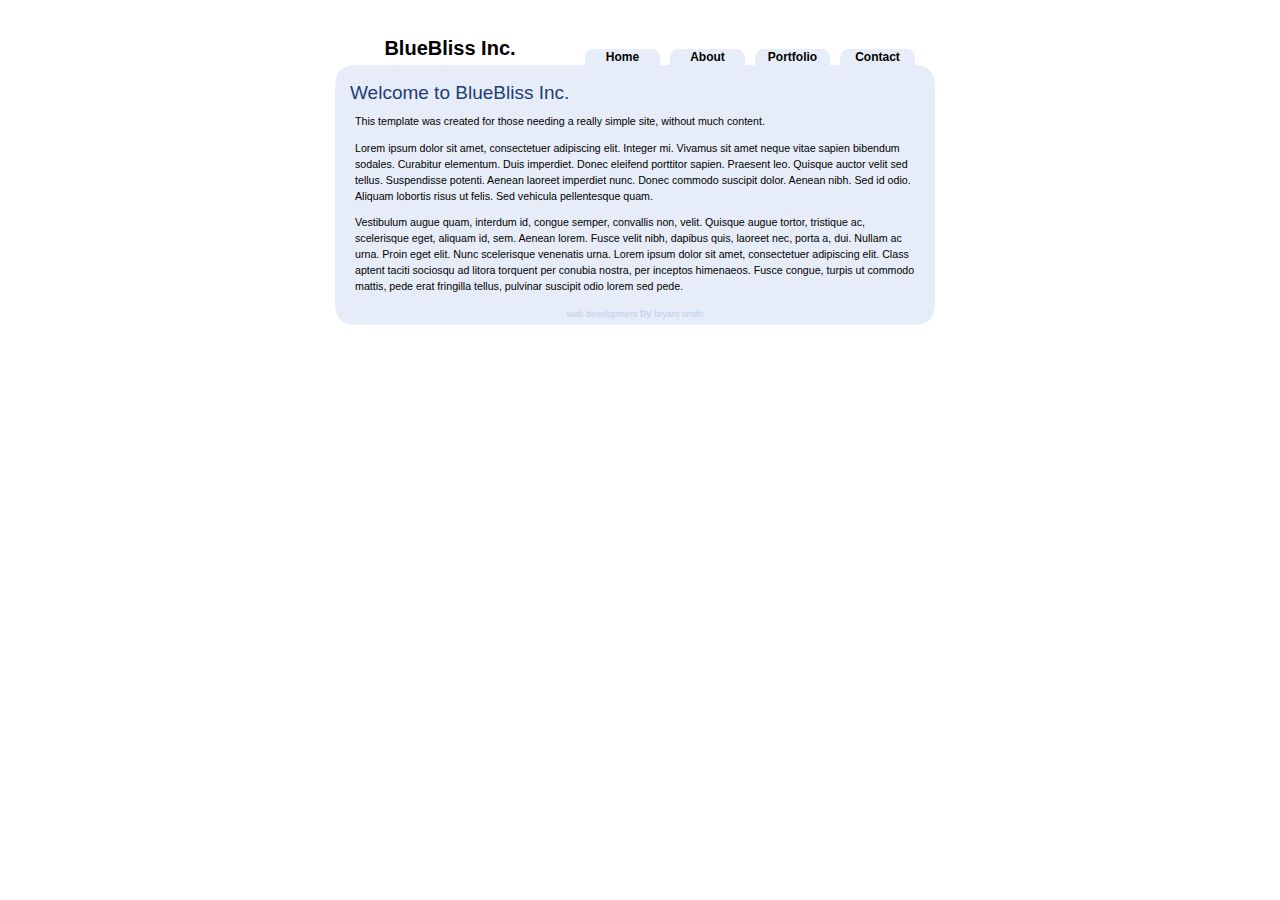
<file: index.html>
<!--
You may use this in any way, on any site, all we ask is that you please keep the link(s) crediting the author.   Though this is not mandatory, it is certainly appreciated.
 -->

<!DOCTYPE html PUBLIC "-//W3C//DTD XHTML 1.0 Strict//EN" "http://www.w3.org/TR/xhtml1/DTD/xhtml1-strict.dtd">
<html xmlns="http://www.w3.org/1999/xhtml" xml:lang="en" lang="en">
<head>
	<title>Blue Bliss by Bryant Smith</title>
	<meta http-equiv="content-type" content="text/html;charset=utf-8" />
	<link rel="stylesheet" type="text/css" href="bluebliss.css" />
</head>
<body>
<div id="mainContentArea">
	<div id="contentBox">
        <div id="title">BlueBliss Inc.</div>
        
        <div id="linkGroup">
            <div class="link"><a href="index.html">Home</a></div>
            <div class="link"><a href="index.html">About</a></div>
            <div class="link"><a href="index.html">Portfolio</a></div>
            <div class="link"><a href="index.html">Contact</a></div>
        </div>
        
        <div id="blueBox"> 
          <div id="header"></div>
          <div class="contentTitle">Welcome to BlueBliss Inc.</div>
            <div class="pageContent">
              <p>This template was created for those needing a really simple site, without much content.</p>
              <p>Lorem ipsum dolor sit amet, consectetuer adipiscing elit. Integer mi. Vivamus sit amet neque vitae sapien bibendum sodales. Curabitur elementum. Duis imperdiet. Donec eleifend porttitor sapien. Praesent leo. Quisque auctor velit sed tellus. Suspendisse potenti. Aenean laoreet imperdiet nunc. Donec commodo suscipit dolor. Aenean nibh. Sed id odio. Aliquam lobortis risus ut felis. Sed vehicula pellentesque quam.</p>
              <p>Vestibulum augue quam, interdum id, congue semper, convallis non, velit. Quisque augue tortor, tristique ac, scelerisque eget, aliquam id, sem. Aenean lorem. Fusce velit nibh, dapibus quis, laoreet nec, porta a, dui. Nullam ac urna. Proin eget elit. Nunc scelerisque venenatis urna. Lorem ipsum dolor sit amet, consectetuer adipiscing elit. Class aptent taciti sociosqu ad litora torquent per conubia nostra, per inceptos himenaeos. Fusce congue, turpis ut commodo mattis, pede erat fringilla tellus, pulvinar suscipit odio lorem sed pede.</p>
            </div>
            <div id="footer"><a href="http://www.aszx.net">web development</a> by <a href="http://www.bryantsmith.com">bryant smith</a></div>
        </div>
	</div>
</div>
</body>
</html>
</file>
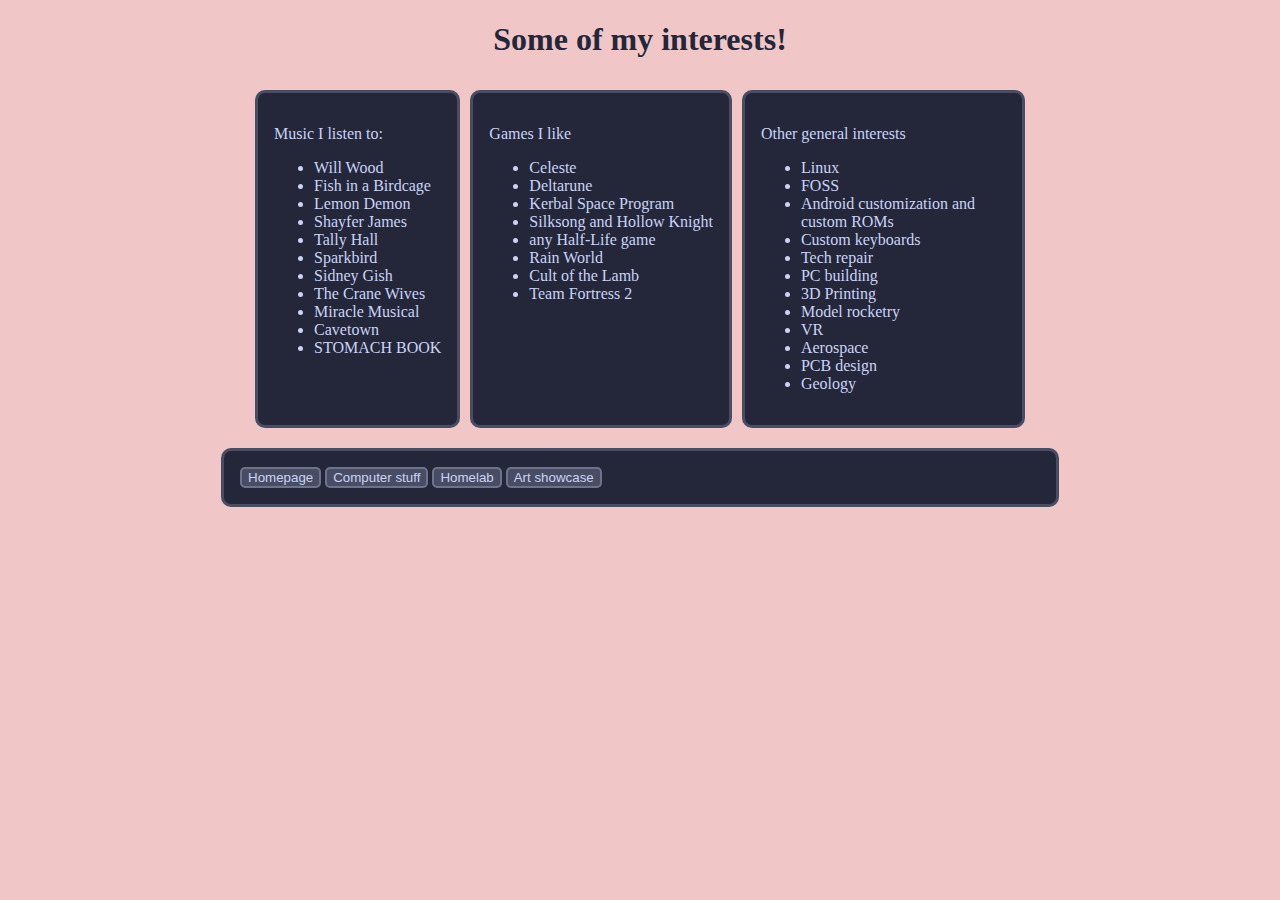
<file: interests.html>
<!DOCTYPE html>
<html lang="en">
<head>
    <link rel="stylesheet" href="styles.css">
    <meta charset="UTF-8">
    <meta name="viewport" content="width=device-width, initial-scale=1.0">
    <title>Madelinux's Website - Interests</title>
</head>
<body>
    <div class="container">
        <h1 class="text_dark">Some of my interests!</h1>
    </div>
    <div class="row">
        <div class="box_thin">
            <p class="text_light">Music I listen to:</p>
            <ul class="text_light">
                <li>Will Wood</li>
                <li>Fish in a Birdcage</li>
                <li>Lemon Demon</li>
                <li>Shayfer James</li>
                <li>Tally Hall</li>
                <li>Sparkbird</li>
                <li>Sidney Gish</li>
                <li>The Crane Wives</li>
                <li>Miracle Musical</li>
                <li>Cavetown</li>
                <li>STOMACH BOOK</li>
        </div>
        <div class="box_thin">
            <p class="text_light">Games I like</p>
            <ul class="text_light">
                <li>Celeste</li>
                <li>Deltarune</li>
                <li>Kerbal Space Program</li>
                <li>Silksong and Hollow Knight</li>
                <li>any Half-Life game</li>
                <li>Rain World</li>
                <li>Cult of the Lamb</li>
                <li>Team Fortress 2</li>
            </ul>
        </div>
        <div class="box_thin">
            <p class="text_light">Other general interests</p>
            <ul class="text_light">
                <li>Linux</li>
                <li>FOSS</li>
                <li>Android customization and custom ROMs</li>
                <li>Custom keyboards</li>
                <li>Tech repair</li>
                <li>PC building</li>
                <li>3D Printing</li>
                <li>Model rocketry</li>
                <li>VR</li>
                <li>Aerospace</li>
                <li>PCB design</li>
                <li>Geology</li>
            </ul>
        </div>
    </div>
    <div class="homebar">
        <a href="index.html">
            <button>Homepage</button>
        </a>
        <a href="linux.html">
            <button>Computer stuff</button>
        </a>
        <a href="lab.html">
            <button>Homelab</button>
        </a>
        <a href="art.html">
            <button>Art showcase</button>
        </a>
    </div>
</body>
</html>
</file>
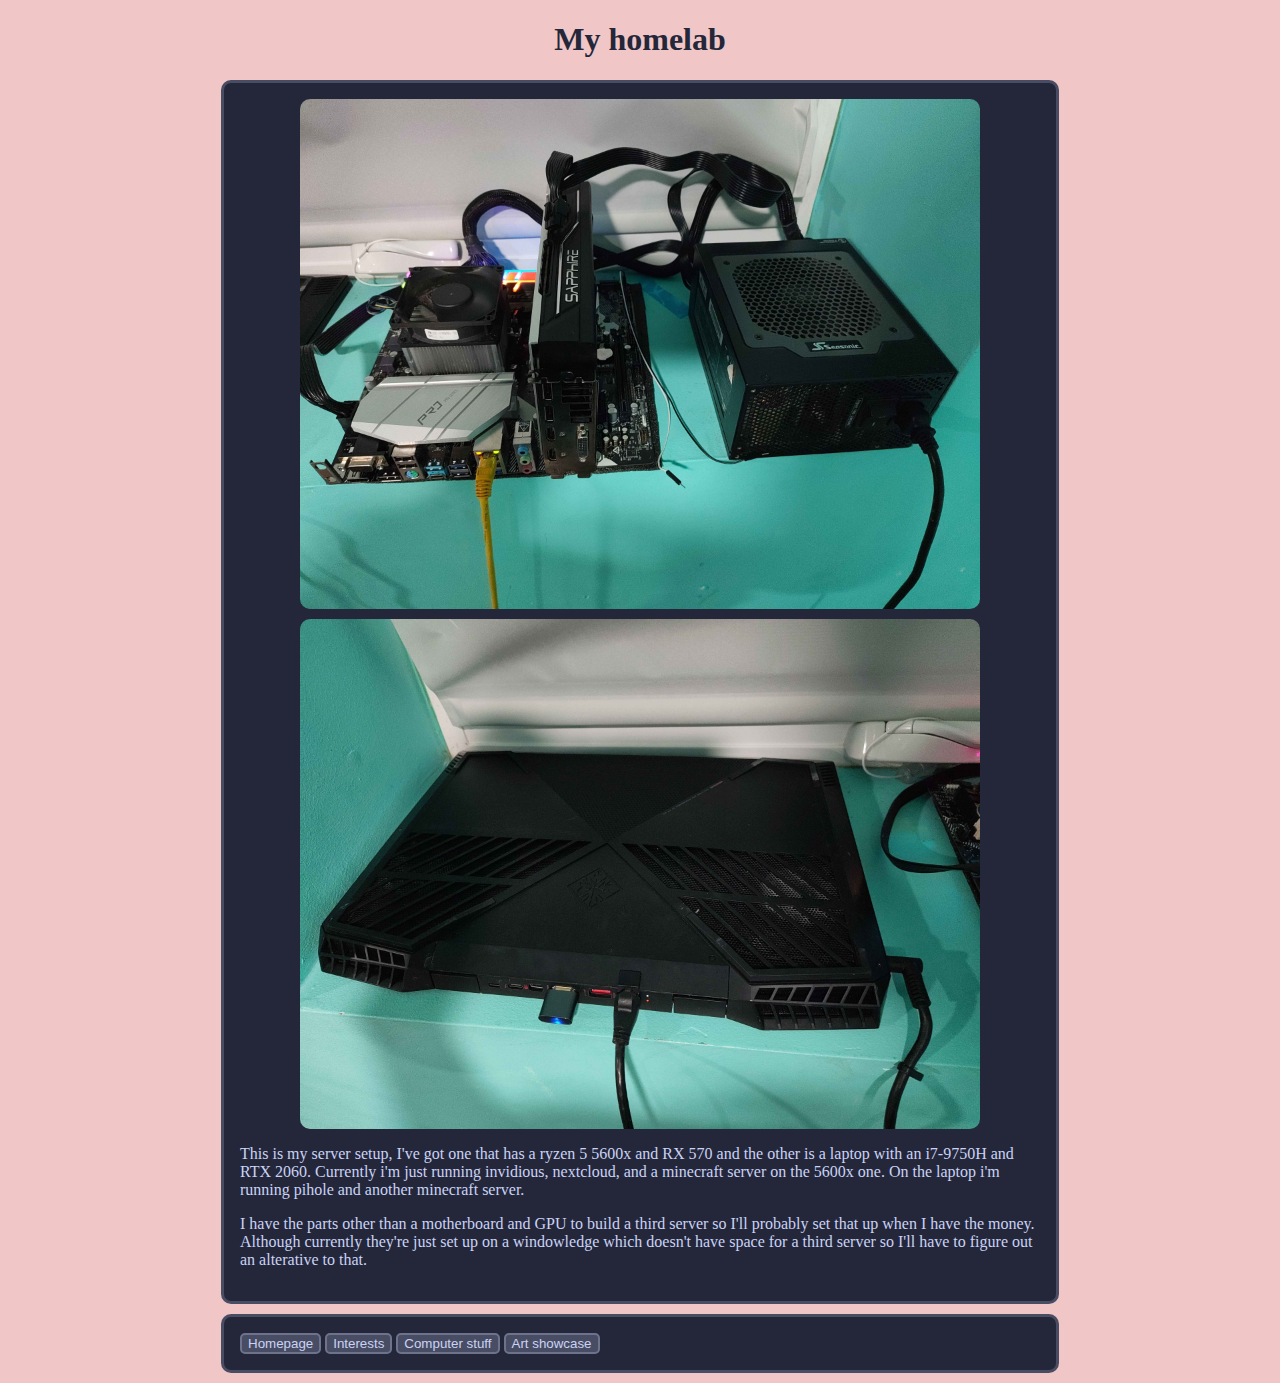
<file: lab.html>
<!DOCTYPE html>
<html lang="en">
<head>
    <link rel="stylesheet" href="styles.css">
    <meta charset="UTF-8">
    <meta name="viewport" content="width=device-width, initial-scale=1.0">
    <title>Madelinux's Website</title>
</head>
<body>
    <div class="container">
        <h1 class="text_dark">My homelab</h1>
    </div>
    <div class="box">
        <img src="lab1.jpg" alt="My server" width="680" height="510">
        <img src="lab2.jpg" alt="My second server" width="680" height="510">
        <p class="text_light">This is my server setup, I've got one that has a ryzen 5 5600x and RX 570 and the other is a laptop with an i7-9750H and RTX 2060. Currently i'm just running invidious, nextcloud, and a minecraft server on the 5600x one. On the laptop i'm running pihole and another minecraft server.</p>
        <p class="text_light">I have the parts other than a motherboard and GPU to build a third server so I'll probably set that up when I have the money. Although currently they're just set up on a windowledge which doesn't have space for a third server so I'll have to figure out an alterative to that.</p>
    </div>
    <div class="homebar">
        <a href="index.html">
            <button>Homepage</button>
        </a>
        <a href="interests.html">
            <button>Interests</button>
        </a>
        <a href="linux.html">
            <button>Computer stuff</button>
        </a>
        <a href="art.html">
            <button>Art showcase</button>
        </a>
    </div>
</body>
</html>
</file>
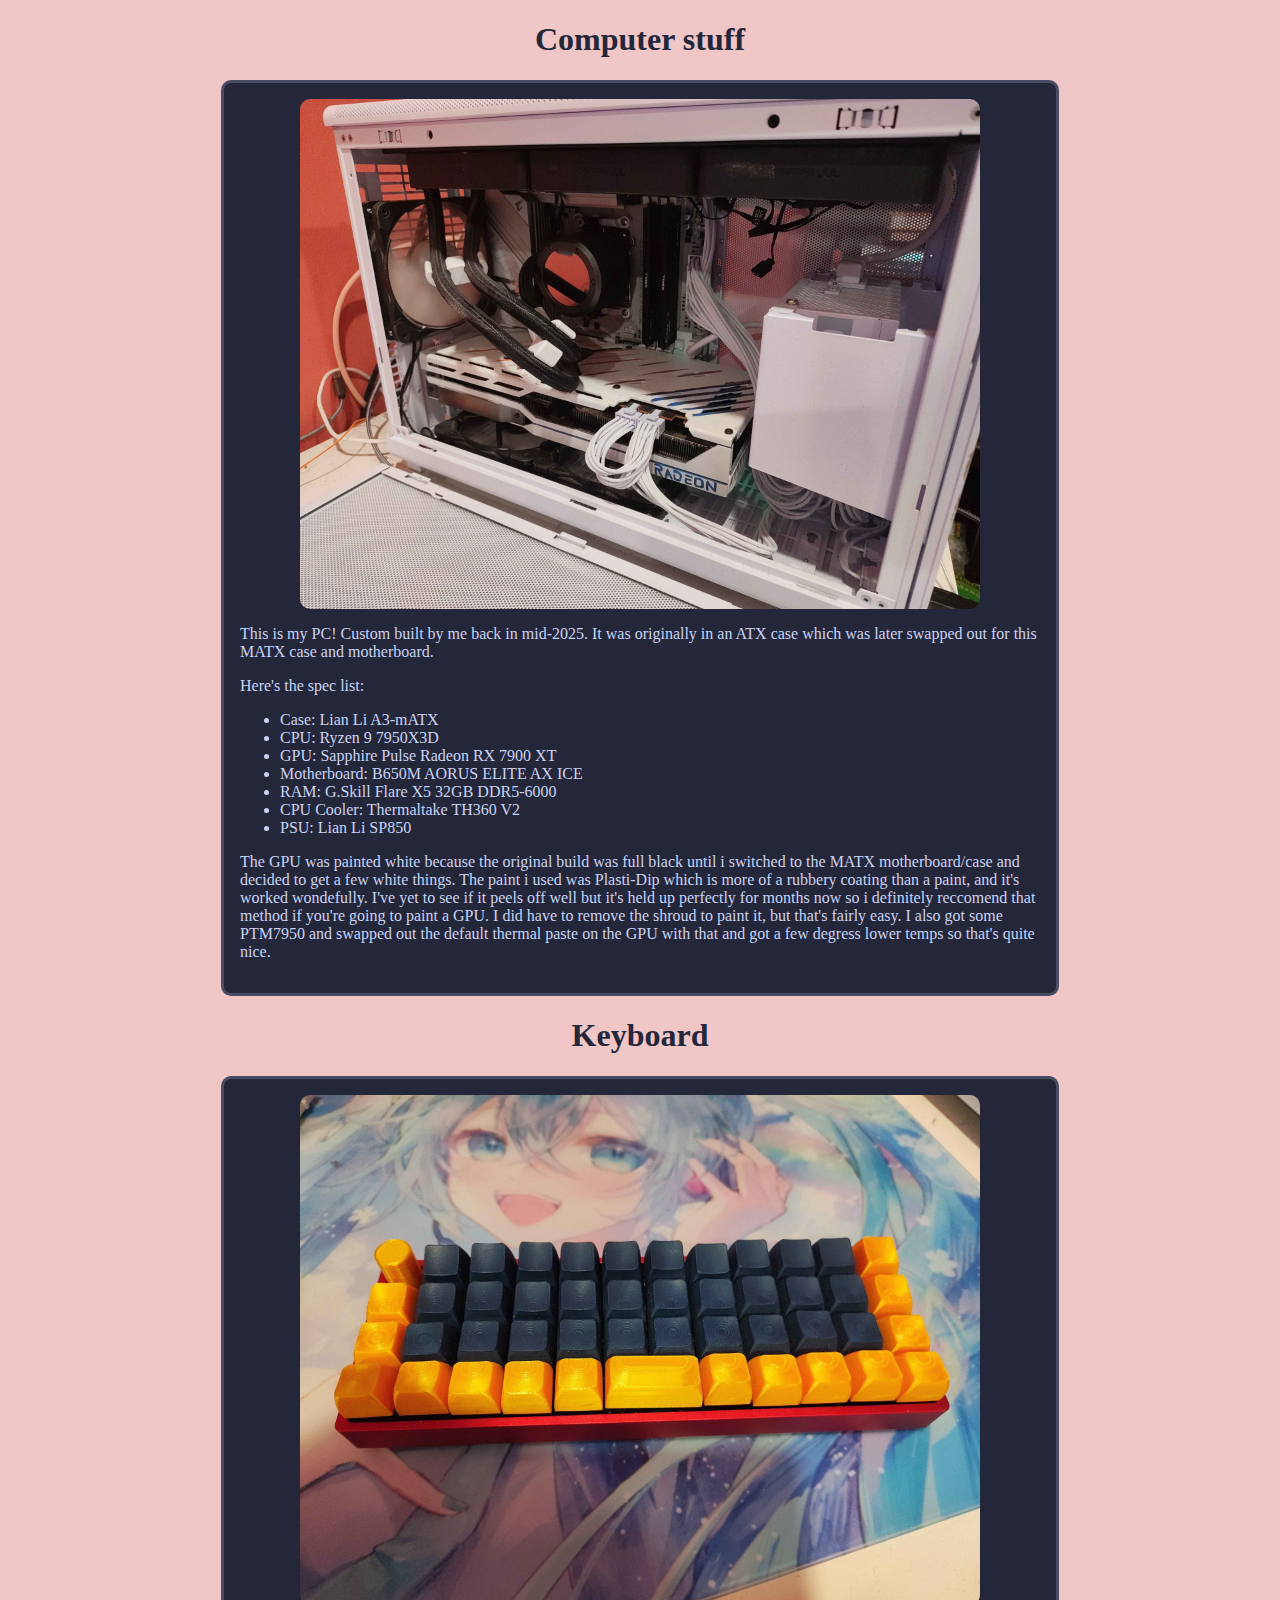
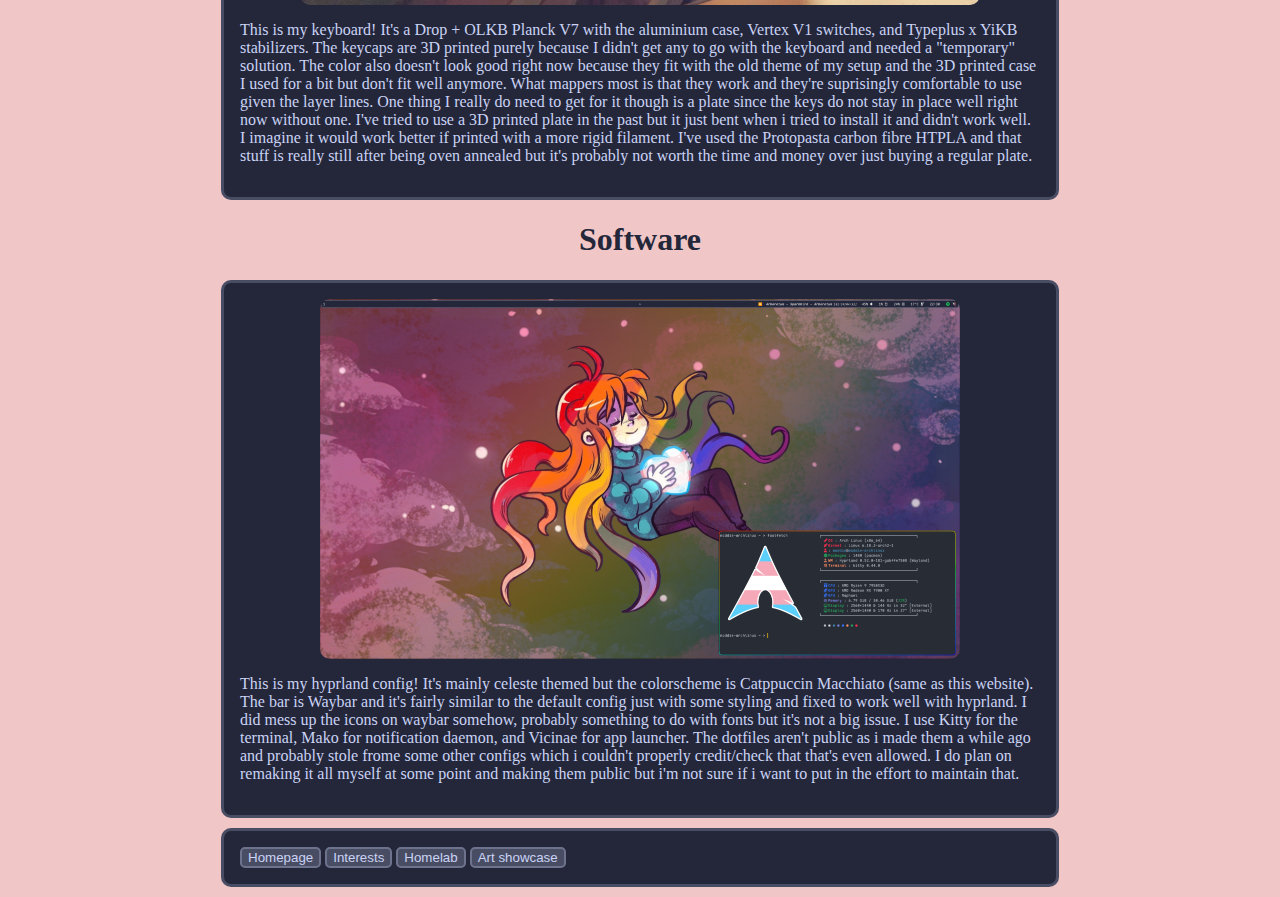
<file: linux.html>
<!DOCTYPE html>
<html lang="en">
<head>
    <link rel="stylesheet" href="styles.css">
    <meta charset="UTF-8">
    <meta name="viewport" content="width=device-width, initial-scale=1.0">
    <title>Madelinux's Website - Computer Things</title>
</head>
<body>
    <div class="container">
        <h1 class="text_dark">Computer stuff</h1>
    </div>
    <div class="box">
        <img src="pc.jpg" alt="My computer" width="680" height="510">
        <p class="text_light">This is my PC! Custom built by me back in mid-2025. It was originally in an ATX case which was later swapped out for this MATX case and motherboard.</p>
        <p class="text_light">Here's the spec list:</p>
        <ul class="text_light">
            <li>Case: Lian Li A3-mATX</li>
            <li>CPU: Ryzen 9 7950X3D</li>
            <li>GPU: Sapphire Pulse Radeon RX 7900 XT</li>
            <li>Motherboard: B650M AORUS ELITE AX ICE</li>
            <li>RAM: G.Skill Flare X5 32GB DDR5-6000</li>
            <li>CPU Cooler: Thermaltake TH360 V2</li>
            <li>PSU: Lian Li SP850</li>
        </ul>
        <p class="text_light">The GPU was painted white because the original build was full black until i switched to the MATX motherboard/case and decided to get a few white things. The paint i used was Plasti-Dip which is more of a rubbery coating than a paint, and it's worked wondefully. I've yet to see if it peels off well but it's held up perfectly for months now so i definitely reccomend that method if you're going to paint a GPU. I did have to remove the shroud to paint it, but that's fairly easy. I also got some PTM7950 and swapped out the default thermal paste on the GPU with that and got a few degress lower temps so that's quite nice.</p>        
    </div>
    <div class="container">
        <h1 class="text_dark">Keyboard</h1>
    </div>
    <div class="box">
        <img src="kb.jpg" alt="My keyboard" width="680" height="510">
        <p class="text_light">This is my keyboard! It's a Drop + OLKB Planck V7 with the aluminium case, Vertex V1 switches, and Typeplus x YiKB stabilizers. The keycaps are 3D printed purely because I didn't get any to go with the keyboard and needed a "temporary" solution. The color also doesn't look good right now because they fit with the old theme of my setup and the 3D printed case I used for a bit but don't fit well anymore. What mappers most is that they work and they're suprisingly comfortable to use given the layer lines. One thing I really do need to get for it though is a plate since the keys do not stay in place well right now without one. I've tried to use a 3D printed plate in the past but it just bent when i tried to install it and didn't work well. I imagine it would work better if printed with a more rigid filament. I've used the Protopasta carbon fibre HTPLA and that stuff is really still after being oven annealed but it's probably not worth the time and money over just buying a regular plate.</p>
    </div>
    <div class="container">
        <h1 class="text_dark">Software</h1>
    </div>
    <div class="box">
        <img src="desktop.png" alt="My desktop" width="640" height="360">
        <p class="text_light">This is my hyprland config! It's mainly celeste themed but the colorscheme is Catppuccin Macchiato (same as this website). The bar is Waybar and it's fairly similar to the default config just with some styling and fixed to work well with hyprland. I did mess up the icons on waybar somehow, probably something to do with fonts but it's not a big issue. I use Kitty for the terminal, Mako for notification daemon, and Vicinae for app launcher. The dotfiles aren't public as i made them a while ago and probably stole frome some other configs which i couldn't properly credit/check that that's even allowed. I do plan on remaking it all myself at some point and making them public but i'm not sure if i want to put in the effort to maintain that.</p>
    </div>
    <div class="homebar">
        <a href="index.html">
            <button>Homepage</button>
        </a>
        <a href="interests.html">
            <button>Interests</button>
        </a>
        <a href="lab.html">
            <button>Homelab</button>
        </a>
        <a href="art.html">
            <button>Art showcase</button>
        </a>
    </div>
</body>
</html>
</file>
<file: bluebliss.css>
html
{
  overflow: hidden;
  height: 99%;
}
                         
body
{
  background: $ffffff;
  height: 99%;
  margin: 0;
  padding: 0;
  line-height: 150%;
  text-align: center;
}

*
{
  font-size: 8pt; 
  font-family: Tahoma, Verdana, sans-serif; 
  color: #000000;
  text-align: left;
}



/* === Containers === */



#mainContentArea
{
  margin: 0 auto 0 auto; 
  display: table; 
  height: 100%;  
  position: relative; 
  overflow: hidden; 
  width: 600px;
}


.link,.linkActive
{
width:75px;
margin-right:10px;
float: left;
margin-top:24px;
text-align:center;
font-family:Georgia, "Times New Roman", Times, serif;
background-image:url(tab.gif);
position:relative; bottom:0px;
}

.link:hover
{
background-image:url(tab2.gif);
}

a
{
text-decoration:none;
}

.link a{
font-family:Arial, Helvetica, sans-serif;
font-size:12px;
font-weight:bold;
}

#linkGroup
{
margin-right:10px;
height:40px;
width:600px;
}

#title
{
width:230px;
height:40px;
margin-right:20px;
margin-top:15px;
font-family:Verdana, Arial, Helvetica, sans-serif;
font-size:20px;
font-weight:bold;
text-align:center;
float:left;
}

.contentTitle
{
font-family:Verdana, Arial, Helvetica, sans-serif;
color:#213E74;
font-size:19px;
margin-left:15px;
margin-right:12px;
margin-bottom:12px;
width:573px;
}

.pageContent
{
font-family: Arial, Helvetica, sans-serif;
color:#000000;
font-size:12px;
margin-left:20px;
margin-right:20px;
width:560px;
}


#blueBox
{
	position: absolute;
	vertical-align: middle;
	background-color:#E7EDF8;
	width:600px;
	clear:both;
}

#header
{
width:600px;
height:20px;
background-color:#FFFFFF;
background-image:url(header.gif);
background-repeat:no-repeat;
}

#footer
{
width:600px;
height:20px;
background-color:#FFFFFF;
background-image:url(footer.gif);
background-repeat:no-repeat;
text-align:center;
padding-right:10px;
color:#BDCDEC;
}
#footer a
{
font-size:9px;
color:#BDCDEC;
}

#contentBox
{
margin-top:25px;
}



html, body {
text-align: center;
}
p {text-align: left;}
</file>
<file: styles.css>
.box {
    border: 3px solid #494d64;
    border-radius: 10px;
    padding: 1rem 1rem;
    background: #24273A;
    margin: 10px auto;
    max-width: 800px;
    vertical-align: middle;
}
img {
    border-radius: 10px;
    max-width: 100%;
    height: auto;
    margin: auto;
    display: block;
    margin-bottom: 10px;
    text-align: center;
}
.homebar {
        border: 3px solid #494d64;
    border-radius: 10px;
    padding: 1rem 1rem;
    background: #24273A;
    margin: 10px auto;
    max-width: 800px;
    vertical-align: middle;
}

button {
    background-color: #494d64;
    color: #cad3f5;
    border-color: #6e738d;
    border-style: solid;
    border-radius: 5px;
    cursor: pointer;
}
button:hover {
    transition-duration: 50ms;
    background-color: #5b6078;
    color: #cad3f5;
    border-color: #8087a2;
    box-shadow:0 4px 8px 0 rgba(0,0,0,0.6);
}
a {
    color: #cad3f5;
    text-decoration: none;
}
.row {
    display: table;
    border-spacing: 10px;
    margin: auto;
    max-width: 800;
}
.box_thin {
    display: table-cell;
    border: 3px solid #494d64;
    border-radius: 10px;
    padding: 1rem 1rem;
    background: #24273A;
    max-width: 245px;
    ;
}
.text_light {
    color: #cad3f5;
}
body {
    background-color: #f0c6c6;
}
.text_dark {
    color: #24273A;
    text-align: center;
}
.text_light_c {
    color: #cad3f5;
    text-align: center;
}
</file>
